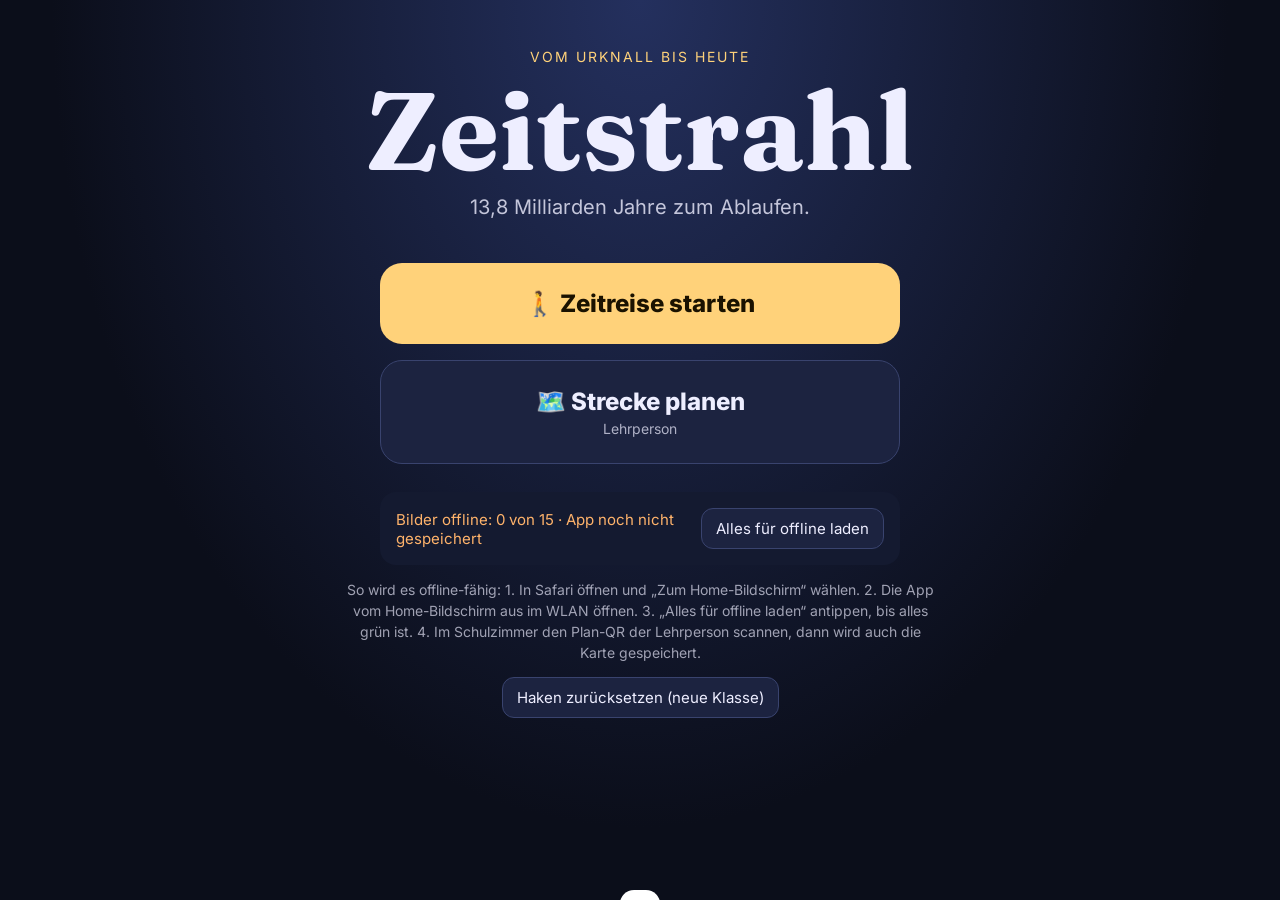
<file: index.html>
<!DOCTYPE html>
<html lang="de-CH">
<head>
<meta charset="utf-8">
<meta name="viewport" content="width=device-width, initial-scale=1, viewport-fit=cover">
<title>Zeitstrahl</title>
<meta name="apple-mobile-web-app-capable" content="yes">
<meta name="mobile-web-app-capable" content="yes">
<meta name="apple-mobile-web-app-status-bar-style" content="black-translucent">
<meta name="apple-mobile-web-app-title" content="Zeitstrahl">
<meta name="theme-color" content="#0b0e1a">
<link rel="manifest" href="manifest.webmanifest">
<link rel="apple-touch-icon" href="icon-180.png">
<link rel="stylesheet" href="vendor/leaflet/leaflet.css">
<link rel="stylesheet" href="style.css">
</head>
<body>

<!-- START -->
<section id="home" class="screen on">
  <div class="hero">
    <div class="kicker">Vom Urknall bis heute</div>
    <h1>Zeitstrahl</h1>
    <p>13,8 Milliarden Jahre zum Ablaufen.</p>
  </div>
  <div class="cards">
    <button class="big" data-go="walk">🚶 Zeitreise starten</button>
    <button class="big alt" data-go="plan">🗺️ Strecke planen <small>Lehrperson</small></button>
  </div>
  <div id="safariWarn" class="safariwarn">Du bist im Safari-Browser. Für den Offline-Betrieb: Teilen-Symbol → <b>Zum Home-Bildschirm</b>, dann die App <b>vom Home-Bildschirm aus</b> im WLAN öffnen und dort „Alles für offline laden“ antippen. Safari und die Home-Bildschirm-App speichern getrennt.</div>
  <div class="offline">
    <div id="offStatus">Offline-Status wird geprüft …</div>
    <button id="btnCacheAll" class="small">Alles für offline laden</button>
  </div>
  <p class="hint">So wird es offline-fähig: 1. In Safari öffnen und „Zum Home-Bildschirm“ wählen. 2. Die App vom Home-Bildschirm aus im WLAN öffnen. 3. „Alles für offline laden“ antippen, bis alles grün ist. 4. Im Schulzimmer den Plan-QR der Lehrperson scannen, dann wird auch die Karte gespeichert.</p>
  <button id="btnResetSeen" class="small" style="display:block;margin:10px auto">Haken zurücksetzen (neue Klasse)</button>
</section>

<!-- PLANEN -->
<section id="plan" class="screen">
  <header class="top"><button class="back" data-go="home">‹</button><h2>Strecke planen</h2></header>
  <div class="planbar">
    <label>Länge <input id="len" type="number" min="5" max="5000" step="5" value="50"> m</label>
    <span id="planHint">Tippe auf die Karte: zuerst den <b>Start</b>, dann die <b>Richtung</b>.</span>
    <button id="btnReset" class="small">Neu setzen</button>
  </div>
  <div id="planMap" class="map"></div>
  <div class="planactions">
    <button id="btnTiles" class="small">Karte offline speichern</button>
    <button id="btnPrint" class="small">QR-Karten drucken</button>
    <button id="btnPlanQR" class="small">Plan auf Schüler-iPads übertragen</button>
  </div>
  <div id="coneList" class="conelist"></div>
</section>

<!-- LAUFEN -->
<section id="walk" class="screen">
  <header class="top"><button class="back" data-go="home">‹</button><h2>Zeitreise</h2></header>
  <button id="btnScan" class="scanbtn">📷 Hütchen scannen</button>
  <div id="walkMap" class="map small"></div>
  <div class="planactions" id="walkTilesRow"><button id="btnWalkTiles" class="small">Karte offline laden</button></div>
  <p id="walkNoPlan" class="hint">Noch kein Plan auf diesem iPad. Bitte zuerst im Schulzimmer (WLAN) den Plan-QR der Lehrperson scannen. Danach erscheinen Karte und Hütchen-Liste.</p>
  <h3 class="sub">Ohne Kamera: Hütchen antippen</h3>
  <div id="walkList" class="conelist tappable"></div>
</section>

<!-- DRUCK -->
<section id="print" class="screen">
  <header class="top noprint"><button class="back" data-go="plan">‹</button><h2>QR-Karten</h2><button class="small" onclick="window.print()">Drucken</button></header>
  <p class="hint noprint">Je eine Karte pro Hütchen. Auf A4 drucken, in vier Karten schneiden.</p>
  <div id="printCards" class="printcards"></div>
</section>

<!-- STATION -->
<div id="station" class="overlay">
  <div class="st" id="stInner"></div>
</div>

<!-- SCANNER -->
<div id="scanner" class="overlay dark">
  <video id="video" playsinline muted autoplay></video>
  <div class="scanframe"></div>
  <div class="scantext">QR-Code am Hütchen ins Feld halten</div>
  <button class="closebtn" id="btnScanClose">✕</button>
</div>

<!-- PLAN-QR -->
<div id="planqr" class="overlay light">
  <div class="planqrbox">
    <h2>Plan übertragen</h2>
    <p>Schülerinnen und Schüler öffnen die App, tippen auf „Zeitreise starten“ und scannen diesen Code.</p>
    <div id="planQRsvg"></div>
    <button class="small" id="btnPlanQRClose">Schliessen</button>
  </div>
</div>

<div id="toast"></div>

<script src="vendor/leaflet/leaflet.js"></script>
<script src="vendor/jsQR.js"></script>
<script src="vendor/qrcode.js"></script>
<script src="stations.js"></script>
<script src="app.js"></script>
</body>
</html>
</file>
<file: vendor/leaflet/leaflet.css>
/* required styles */

.leaflet-pane,
.leaflet-tile,
.leaflet-marker-icon,
.leaflet-marker-shadow,
.leaflet-tile-container,
.leaflet-pane > svg,
.leaflet-pane > canvas,
.leaflet-zoom-box,
.leaflet-image-layer,
.leaflet-layer {
	position: absolute;
	left: 0;
	top: 0;
	}
.leaflet-container {
	overflow: hidden;
	}
.leaflet-tile,
.leaflet-marker-icon,
.leaflet-marker-shadow {
	-webkit-user-select: none;
	   -moz-user-select: none;
	        user-select: none;
	  -webkit-user-drag: none;
	}
/* Prevents IE11 from highlighting tiles in blue */
.leaflet-tile::selection {
	background: transparent;
}
/* Safari renders non-retina tile on retina better with this, but Chrome is worse */
.leaflet-safari .leaflet-tile {
	image-rendering: -webkit-optimize-contrast;
	}
/* hack that prevents hw layers "stretching" when loading new tiles */
.leaflet-safari .leaflet-tile-container {
	width: 1600px;
	height: 1600px;
	-webkit-transform-origin: 0 0;
	}
.leaflet-marker-icon,
.leaflet-marker-shadow {
	display: block;
	}
/* .leaflet-container svg: reset svg max-width decleration shipped in Joomla! (joomla.org) 3.x */
/* .leaflet-container img: map is broken in FF if you have max-width: 100% on tiles */
.leaflet-container .leaflet-overlay-pane svg {
	max-width: none !important;
	max-height: none !important;
	}
.leaflet-container .leaflet-marker-pane img,
.leaflet-container .leaflet-shadow-pane img,
.leaflet-container .leaflet-tile-pane img,
.leaflet-container img.leaflet-image-layer,
.leaflet-container .leaflet-tile {
	max-width: none !important;
	max-height: none !important;
	width: auto;
	padding: 0;
	}

.leaflet-container img.leaflet-tile {
	/* See: https://bugs.chromium.org/p/chromium/issues/detail?id=600120 */
	mix-blend-mode: plus-lighter;
}

.leaflet-container.leaflet-touch-zoom {
	-ms-touch-action: pan-x pan-y;
	touch-action: pan-x pan-y;
	}
.leaflet-container.leaflet-touch-drag {
	-ms-touch-action: pinch-zoom;
	/* Fallback for FF which doesn't support pinch-zoom */
	touch-action: none;
	touch-action: pinch-zoom;
}
.leaflet-container.leaflet-touch-drag.leaflet-touch-zoom {
	-ms-touch-action: none;
	touch-action: none;
}
.leaflet-container {
	-webkit-tap-highlight-color: transparent;
}
.leaflet-container a {
	-webkit-tap-highlight-color: rgba(51, 181, 229, 0.4);
}
.leaflet-tile {
	filter: inherit;
	visibility: hidden;
	}
.leaflet-tile-loaded {
	visibility: inherit;
	}
.leaflet-zoom-box {
	width: 0;
	height: 0;
	-moz-box-sizing: border-box;
	     box-sizing: border-box;
	z-index: 800;
	}
/* workaround for https://bugzilla.mozilla.org/show_bug.cgi?id=888319 */
.leaflet-overlay-pane svg {
	-moz-user-select: none;
	}

.leaflet-pane         { z-index: 400; }

.leaflet-tile-pane    { z-index: 200; }
.leaflet-overlay-pane { z-index: 400; }
.leaflet-shadow-pane  { z-index: 500; }
.leaflet-marker-pane  { z-index: 600; }
.leaflet-tooltip-pane   { z-index: 650; }
.leaflet-popup-pane   { z-index: 700; }

.leaflet-map-pane canvas { z-index: 100; }
.leaflet-map-pane svg    { z-index: 200; }

.leaflet-vml-shape {
	width: 1px;
	height: 1px;
	}
.lvml {
	behavior: url(#default#VML);
	display: inline-block;
	position: absolute;
	}


/* control positioning */

.leaflet-control {
	position: relative;
	z-index: 800;
	pointer-events: visiblePainted; /* IE 9-10 doesn't have auto */
	pointer-events: auto;
	}
.leaflet-top,
.leaflet-bottom {
	position: absolute;
	z-index: 1000;
	pointer-events: none;
	}
.leaflet-top {
	top: 0;
	}
.leaflet-right {
	right: 0;
	}
.leaflet-bottom {
	bottom: 0;
	}
.leaflet-left {
	left: 0;
	}
.leaflet-control {
	float: left;
	clear: both;
	}
.leaflet-right .leaflet-control {
	float: right;
	}
.leaflet-top .leaflet-control {
	margin-top: 10px;
	}
.leaflet-bottom .leaflet-control {
	margin-bottom: 10px;
	}
.leaflet-left .leaflet-control {
	margin-left: 10px;
	}
.leaflet-right .leaflet-control {
	margin-right: 10px;
	}


/* zoom and fade animations */

.leaflet-fade-anim .leaflet-popup {
	opacity: 0;
	-webkit-transition: opacity 0.2s linear;
	   -moz-transition: opacity 0.2s linear;
	        transition: opacity 0.2s linear;
	}
.leaflet-fade-anim .leaflet-map-pane .leaflet-popup {
	opacity: 1;
	}
.leaflet-zoom-animated {
	-webkit-transform-origin: 0 0;
	    -ms-transform-origin: 0 0;
	        transform-origin: 0 0;
	}
svg.leaflet-zoom-animated {
	will-change: transform;
}

.leaflet-zoom-anim .leaflet-zoom-animated {
	-webkit-transition: -webkit-transform 0.25s cubic-bezier(0,0,0.25,1);
	   -moz-transition:    -moz-transform 0.25s cubic-bezier(0,0,0.25,1);
	        transition:         transform 0.25s cubic-bezier(0,0,0.25,1);
	}
.leaflet-zoom-anim .leaflet-tile,
.leaflet-pan-anim .leaflet-tile {
	-webkit-transition: none;
	   -moz-transition: none;
	        transition: none;
	}

.leaflet-zoom-anim .leaflet-zoom-hide {
	visibility: hidden;
	}


/* cursors */

.leaflet-interactive {
	cursor: pointer;
	}
.leaflet-grab {
	cursor: -webkit-grab;
	cursor:    -moz-grab;
	cursor:         grab;
	}
.leaflet-crosshair,
.leaflet-crosshair .leaflet-interactive {
	cursor: crosshair;
	}
.leaflet-popup-pane,
.leaflet-control {
	cursor: auto;
	}
.leaflet-dragging .leaflet-grab,
.leaflet-dragging .leaflet-grab .leaflet-interactive,
.leaflet-dragging .leaflet-marker-draggable {
	cursor: move;
	cursor: -webkit-grabbing;
	cursor:    -moz-grabbing;
	cursor:         grabbing;
	}

/* marker & overlays interactivity */
.leaflet-marker-icon,
.leaflet-marker-shadow,
.leaflet-image-layer,
.leaflet-pane > svg path,
.leaflet-tile-container {
	pointer-events: none;
	}

.leaflet-marker-icon.leaflet-interactive,
.leaflet-image-layer.leaflet-interactive,
.leaflet-pane > svg path.leaflet-interactive,
svg.leaflet-image-layer.leaflet-interactive path {
	pointer-events: visiblePainted; /* IE 9-10 doesn't have auto */
	pointer-events: auto;
	}

/* visual tweaks */

.leaflet-container {
	background: #ddd;
	outline-offset: 1px;
	}
.leaflet-container a {
	color: #0078A8;
	}
.leaflet-zoom-box {
	border: 2px dotted #38f;
	background: rgba(255,255,255,0.5);
	}


/* general typography */
.leaflet-container {
	font-family: "Helvetica Neue", Arial, Helvetica, sans-serif;
	font-size: 12px;
	font-size: 0.75rem;
	line-height: 1.5;
	}


/* general toolbar styles */

.leaflet-bar {
	box-shadow: 0 1px 5px rgba(0,0,0,0.65);
	border-radius: 4px;
	}
.leaflet-bar a {
	background-color: #fff;
	border-bottom: 1px solid #ccc;
	width: 26px;
	height: 26px;
	line-height: 26px;
	display: block;
	text-align: center;
	text-decoration: none;
	color: black;
	}
.leaflet-bar a,
.leaflet-control-layers-toggle {
	background-position: 50% 50%;
	background-repeat: no-repeat;
	display: block;
	}
.leaflet-bar a:hover,
.leaflet-bar a:focus {
	background-color: #f4f4f4;
	}
.leaflet-bar a:first-child {
	border-top-left-radius: 4px;
	border-top-right-radius: 4px;
	}
.leaflet-bar a:last-child {
	border-bottom-left-radius: 4px;
	border-bottom-right-radius: 4px;
	border-bottom: none;
	}
.leaflet-bar a.leaflet-disabled {
	cursor: default;
	background-color: #f4f4f4;
	color: #bbb;
	}

.leaflet-touch .leaflet-bar a {
	width: 30px;
	height: 30px;
	line-height: 30px;
	}
.leaflet-touch .leaflet-bar a:first-child {
	border-top-left-radius: 2px;
	border-top-right-radius: 2px;
	}
.leaflet-touch .leaflet-bar a:last-child {
	border-bottom-left-radius: 2px;
	border-bottom-right-radius: 2px;
	}

/* zoom control */

.leaflet-control-zoom-in,
.leaflet-control-zoom-out {
	font: bold 18px 'Lucida Console', Monaco, monospace;
	text-indent: 1px;
	}

.leaflet-touch .leaflet-control-zoom-in, .leaflet-touch .leaflet-control-zoom-out  {
	font-size: 22px;
	}


/* layers control */

.leaflet-control-layers {
	box-shadow: 0 1px 5px rgba(0,0,0,0.4);
	background: #fff;
	border-radius: 5px;
	}
.leaflet-control-layers-toggle {
	background-image: url(images/layers.png);
	width: 36px;
	height: 36px;
	}
.leaflet-retina .leaflet-control-layers-toggle {
	background-image: url(images/layers-2x.png);
	background-size: 26px 26px;
	}
.leaflet-touch .leaflet-control-layers-toggle {
	width: 44px;
	height: 44px;
	}
.leaflet-control-layers .leaflet-control-layers-list,
.leaflet-control-layers-expanded .leaflet-control-layers-toggle {
	display: none;
	}
.leaflet-control-layers-expanded .leaflet-control-layers-list {
	display: block;
	position: relative;
	}
.leaflet-control-layers-expanded {
	padding: 6px 10px 6px 6px;
	color: #333;
	background: #fff;
	}
.leaflet-control-layers-scrollbar {
	overflow-y: scroll;
	overflow-x: hidden;
	padding-right: 5px;
	}
.leaflet-control-layers-selector {
	margin-top: 2px;
	position: relative;
	top: 1px;
	}
.leaflet-control-layers label {
	display: block;
	font-size: 13px;
	font-size: 1.08333em;
	}
.leaflet-control-layers-separator {
	height: 0;
	border-top: 1px solid #ddd;
	margin: 5px -10px 5px -6px;
	}

/* Default icon URLs */
.leaflet-default-icon-path { /* used only in path-guessing heuristic, see L.Icon.Default */
	background-image: url(images/marker-icon.png);
	}


/* attribution and scale controls */

.leaflet-container .leaflet-control-attribution {
	background: #fff;
	background: rgba(255, 255, 255, 0.8);
	margin: 0;
	}
.leaflet-control-attribution,
.leaflet-control-scale-line {
	padding: 0 5px;
	color: #333;
	line-height: 1.4;
	}
.leaflet-control-attribution a {
	text-decoration: none;
	}
.leaflet-control-attribution a:hover,
.leaflet-control-attribution a:focus {
	text-decoration: underline;
	}
.leaflet-attribution-flag {
	display: inline !important;
	vertical-align: baseline !important;
	width: 1em;
	height: 0.6669em;
	}
.leaflet-left .leaflet-control-scale {
	margin-left: 5px;
	}
.leaflet-bottom .leaflet-control-scale {
	margin-bottom: 5px;
	}
.leaflet-control-scale-line {
	border: 2px solid #777;
	border-top: none;
	line-height: 1.1;
	padding: 2px 5px 1px;
	white-space: nowrap;
	-moz-box-sizing: border-box;
	     box-sizing: border-box;
	background: rgba(255, 255, 255, 0.8);
	text-shadow: 1px 1px #fff;
	}
.leaflet-control-scale-line:not(:first-child) {
	border-top: 2px solid #777;
	border-bottom: none;
	margin-top: -2px;
	}
.leaflet-control-scale-line:not(:first-child):not(:last-child) {
	border-bottom: 2px solid #777;
	}

.leaflet-touch .leaflet-control-attribution,
.leaflet-touch .leaflet-control-layers,
.leaflet-touch .leaflet-bar {
	box-shadow: none;
	}
.leaflet-touch .leaflet-control-layers,
.leaflet-touch .leaflet-bar {
	border: 2px solid rgba(0,0,0,0.2);
	background-clip: padding-box;
	}


/* popup */

.leaflet-popup {
	position: absolute;
	text-align: center;
	margin-bottom: 20px;
	}
.leaflet-popup-content-wrapper {
	padding: 1px;
	text-align: left;
	border-radius: 12px;
	}
.leaflet-popup-content {
	margin: 13px 24px 13px 20px;
	line-height: 1.3;
	font-size: 13px;
	font-size: 1.08333em;
	min-height: 1px;
	}
.leaflet-popup-content p {
	margin: 17px 0;
	margin: 1.3em 0;
	}
.leaflet-popup-tip-container {
	width: 40px;
	height: 20px;
	position: absolute;
	left: 50%;
	margin-top: -1px;
	margin-left: -20px;
	overflow: hidden;
	pointer-events: none;
	}
.leaflet-popup-tip {
	width: 17px;
	height: 17px;
	padding: 1px;

	margin: -10px auto 0;
	pointer-events: auto;

	-webkit-transform: rotate(45deg);
	   -moz-transform: rotate(45deg);
	    -ms-transform: rotate(45deg);
	        transform: rotate(45deg);
	}
.leaflet-popup-content-wrapper,
.leaflet-popup-tip {
	background: white;
	color: #333;
	box-shadow: 0 3px 14px rgba(0,0,0,0.4);
	}
.leaflet-container a.leaflet-popup-close-button {
	position: absolute;
	top: 0;
	right: 0;
	border: none;
	text-align: center;
	width: 24px;
	height: 24px;
	font: 16px/24px Tahoma, Verdana, sans-serif;
	color: #757575;
	text-decoration: none;
	background: transparent;
	}
.leaflet-container a.leaflet-popup-close-button:hover,
.leaflet-container a.leaflet-popup-close-button:focus {
	color: #585858;
	}
.leaflet-popup-scrolled {
	overflow: auto;
	}

.leaflet-oldie .leaflet-popup-content-wrapper {
	-ms-zoom: 1;
	}
.leaflet-oldie .leaflet-popup-tip {
	width: 24px;
	margin: 0 auto;

	-ms-filter: "progid:DXImageTransform.Microsoft.Matrix(M11=0.70710678, M12=0.70710678, M21=-0.70710678, M22=0.70710678)";
	filter: progid:DXImageTransform.Microsoft.Matrix(M11=0.70710678, M12=0.70710678, M21=-0.70710678, M22=0.70710678);
	}

.leaflet-oldie .leaflet-control-zoom,
.leaflet-oldie .leaflet-control-layers,
.leaflet-oldie .leaflet-popup-content-wrapper,
.leaflet-oldie .leaflet-popup-tip {
	border: 1px solid #999;
	}


/* div icon */

.leaflet-div-icon {
	background: #fff;
	border: 1px solid #666;
	}


/* Tooltip */
/* Base styles for the element that has a tooltip */
.leaflet-tooltip {
	position: absolute;
	padding: 6px;
	background-color: #fff;
	border: 1px solid #fff;
	border-radius: 3px;
	color: #222;
	white-space: nowrap;
	-webkit-user-select: none;
	-moz-user-select: none;
	-ms-user-select: none;
	user-select: none;
	pointer-events: none;
	box-shadow: 0 1px 3px rgba(0,0,0,0.4);
	}
.leaflet-tooltip.leaflet-interactive {
	cursor: pointer;
	pointer-events: auto;
	}
.leaflet-tooltip-top:before,
.leaflet-tooltip-bottom:before,
.leaflet-tooltip-left:before,
.leaflet-tooltip-right:before {
	position: absolute;
	pointer-events: none;
	border: 6px solid transparent;
	background: transparent;
	content: "";
	}

/* Directions */

.leaflet-tooltip-bottom {
	margin-top: 6px;
}
.leaflet-tooltip-top {
	margin-top: -6px;
}
.leaflet-tooltip-bottom:before,
.leaflet-tooltip-top:before {
	left: 50%;
	margin-left: -6px;
	}
.leaflet-tooltip-top:before {
	bottom: 0;
	margin-bottom: -12px;
	border-top-color: #fff;
	}
.leaflet-tooltip-bottom:before {
	top: 0;
	margin-top: -12px;
	margin-left: -6px;
	border-bottom-color: #fff;
	}
.leaflet-tooltip-left {
	margin-left: -6px;
}
.leaflet-tooltip-right {
	margin-left: 6px;
}
.leaflet-tooltip-left:before,
.leaflet-tooltip-right:before {
	top: 50%;
	margin-top: -6px;
	}
.leaflet-tooltip-left:before {
	right: 0;
	margin-right: -12px;
	border-left-color: #fff;
	}
.leaflet-tooltip-right:before {
	left: 0;
	margin-left: -12px;
	border-right-color: #fff;
	}

/* Printing */

@media print {
	/* Prevent printers from removing background-images of controls. */
	.leaflet-control {
		-webkit-print-color-adjust: exact;
		print-color-adjust: exact;
		}
	}
</file>
<file: style.css>
@font-face{font-family:Fraunces;font-weight:700;src:url(vendor/fonts/fraunces-latin-700-normal.woff2) format("woff2");font-display:swap}
@font-face{font-family:Inter;font-weight:400;src:url(vendor/fonts/inter-latin-400-normal.woff2) format("woff2");font-display:swap}
@font-face{font-family:Inter;font-weight:600;src:url(vendor/fonts/inter-latin-600-normal.woff2) format("woff2");font-display:swap}
@font-face{font-family:Inter;font-weight:800;src:url(vendor/fonts/inter-latin-800-normal.woff2) format("woff2");font-display:swap}
*{box-sizing:border-box;margin:0;padding:0}
html,body{height:100%}
body{font-family:Inter,system-ui,-apple-system,sans-serif;background:#0b0e1a;color:#eef;-webkit-tap-highlight-color:transparent}
button{font:inherit;cursor:pointer}
.screen{display:none;min-height:100vh;padding:env(safe-area-inset-top) 0 calc(env(safe-area-inset-bottom) + 24px)}
.screen.on{display:block}

/* Start */
#home{background:radial-gradient(ellipse at 50% 0%,#24305e 0%,#0b0e1a 65%);padding:calc(env(safe-area-inset-top) + 48px) 24px 40px;text-align:center}
.hero .kicker{text-transform:uppercase;letter-spacing:.14em;font-size:14px;color:#ffd27a}
.hero h1{font-family:Fraunces,Georgia,serif;font-size:clamp(56px,12vw,110px);line-height:1;margin:10px 0}
.hero p{font-size:20px;opacity:.8}
.cards{display:grid;gap:16px;max-width:520px;margin:44px auto 28px}
.big{padding:26px;border-radius:22px;border:0;background:#ffd27a;color:#1a1200;font-size:24px;font-weight:800}
.big.alt{background:#1c2340;color:#eef;border:1px solid #39436e}
.big small{display:block;font-size:14px;font-weight:400;opacity:.7;margin-top:4px}
.offline{max-width:520px;margin:0 auto;padding:16px;border-radius:16px;background:#141a30;display:flex;gap:12px;align-items:center;justify-content:space-between;text-align:left;font-size:15px}
.ok{color:#7be0a0}.warn{color:#ffb36b}
.safariwarn{max-width:520px;margin:0 auto 16px;padding:14px 16px;border-radius:14px;background:#5a2a12;color:#ffe2c8;font-size:15px;line-height:1.45;text-align:left;display:none}
.hint{max-width:620px;margin:14px auto;padding:0 16px;font-size:14px;opacity:.65;line-height:1.5}
.small{padding:10px 14px;border-radius:12px;border:1px solid #39436e;background:#1c2340;color:#eef;font-size:15px;white-space:nowrap}

/* Kopfzeile */
.top{display:flex;align-items:center;gap:12px;padding:12px 16px;background:#0b0e1a;position:sticky;top:0;z-index:500}
.top h2{flex:1;font-size:22px}
.back{width:44px;height:44px;border-radius:50%;border:0;background:#1c2340;color:#fff;font-size:26px;line-height:1}

/* Planen */
#plan{background:#0f1324}
.planbar,.planactions{display:flex;flex-wrap:wrap;gap:10px;align-items:center;padding:10px 16px;font-size:15px}
.planbar input{width:90px;padding:8px;border-radius:10px;border:0;font:inherit;margin:0 4px}
#planHint{flex:1;min-width:220px;opacity:.8}
.map{height:52vh;margin:0 16px;border-radius:16px;overflow:hidden;background:#1c2340}
.map.small{height:38vh}
.conelist{padding:10px 16px;display:grid;gap:8px}
.cone{display:flex;gap:14px;align-items:center;padding:12px 14px;border-radius:14px;background:#151b33;text-align:left;color:#eef;border:0;width:100%}
.cone .n{flex:none;width:42px;height:42px;border-radius:50%;background:#ffd27a;color:#1a1200;font-weight:800;display:grid;place-items:center;font-size:18px}
.cone.gap .n{background:#39436e;color:#fff}
.cone .m{font-weight:800;font-size:18px;min-width:76px}
.cone .t{font-size:15px;opacity:.85;line-height:1.35}
.cone .seen{margin-left:auto;color:#7be0a0;font-size:20px}

/* Laufen */
#walk{background:#0f1324}
.scanbtn{display:block;width:calc(100% - 32px);margin:12px 16px 16px;padding:26px;border-radius:22px;border:0;background:#ffd27a;color:#1a1200;font-size:26px;font-weight:800}
.sub{padding:18px 16px 0;font-size:16px;opacity:.7}

/* Overlays */
.overlay{display:none;position:fixed;inset:0;z-index:2000}
.overlay.on{display:block}
.overlay.dark{background:#000}
.overlay.light{background:#0b0e1acc;backdrop-filter:blur(8px);-webkit-backdrop-filter:blur(8px)}
#video{position:absolute;inset:0;width:100%;height:100%;object-fit:cover}
.scanframe{position:absolute;left:50%;top:45%;width:min(70vw,380px);aspect-ratio:1;transform:translate(-50%,-50%);border:4px solid #ffd27a;border-radius:24px;box-shadow:0 0 0 100vmax #0007}
.scantext{position:absolute;left:0;right:0;bottom:calc(env(safe-area-inset-bottom) + 60px);text-align:center;font-size:20px;font-weight:600}
.closebtn{position:absolute;top:calc(env(safe-area-inset-top) + 14px);right:14px;width:52px;height:52px;border-radius:50%;border:0;background:#000a;color:#fff;font-size:24px;z-index:5}
.planqrbox{max-width:480px;margin:10vh auto;background:#fff;color:#111;border-radius:24px;padding:28px;text-align:center}
.planqrbox p{margin:10px 0 18px;line-height:1.45}
.planqrbox svg{width:min(70vw,320px);height:auto}
.planqrbox .small{background:#111;color:#fff;margin-top:14px}

/* Station: Poster (D) mit Zeitband (C) */
.st{position:absolute;inset:0;background:#000;color:#fff;overflow:hidden}
.st .photo{position:absolute;inset:0;width:100%;height:100%;object-fit:cover}
.st .gapbg{position:absolute;inset:0;background:radial-gradient(ellipse at 50% 40%,#1a1f35 0%,#05060b 70%)}
.st .gapbg::after{content:"";position:absolute;inset:0;background-image:radial-gradient(1px 1px at 20% 30%,#fff8 50%,transparent 51%),radial-gradient(1px 1px at 70% 60%,#fff6 50%,transparent 51%),radial-gradient(1.5px 1.5px at 40% 80%,#fff5 50%,transparent 51%),radial-gradient(1px 1px at 85% 20%,#fff7 50%,transparent 51%),radial-gradient(1px 1px at 55% 15%,#fff6 50%,transparent 51%)}
.st .shade{position:absolute;inset:0;background:linear-gradient(180deg,#0006 0%,#0000 22%,#0000 35%,#000d 72%)}
.st .num{position:absolute;top:calc(env(safe-area-inset-top) + 22px);left:26px;right:90px;font-family:Fraunces,Georgia,serif;font-weight:700;font-size:clamp(68px,14vw,140px);line-height:.9;text-shadow:0 4px 30px #000a}
.st .num small{display:block;font-size:.24em;font-family:Inter,sans-serif;font-weight:600;letter-spacing:.03em;margin-top:8px}
.st .panel{position:absolute;left:16px;right:16px;bottom:calc(env(safe-area-inset-bottom) + 16px);padding:22px 24px 18px;border-radius:24px;background:#0007;backdrop-filter:blur(16px);-webkit-backdrop-filter:blur(16px);border:1px solid #fff3}
.st h1{font-size:clamp(26px,4.6vw,40px);margin-bottom:8px}
.st p{font-size:clamp(18px,2.6vw,22px);line-height:1.5}
.st .band{margin-top:20px}
.st .track{position:relative;height:14px;background:linear-gradient(90deg,#1b1b3a,#3a2a6b 30%,#b4532a 70%,#2a8f5a);border-radius:7px}
.st .marker{position:absolute;top:-9px;width:6px;height:32px;background:#fff;border-radius:3px;transform:translateX(-3px);box-shadow:0 0 12px #fff}
.st .ends{display:flex;justify-content:space-between;font-size:13px;margin-top:8px;opacity:.75}
.st .meta{display:flex;justify-content:space-between;gap:12px;align-items:baseline;margin-top:10px;font-size:15px}
.st .meta b{font-size:20px}
.st .credit{font-size:11px;opacity:.6;margin-top:8px}
.st .credit a{color:inherit}
.st .pager{position:absolute;top:calc(env(safe-area-inset-top) + 84px);right:14px;display:flex;flex-direction:column;gap:10px}
.st .pager button{width:52px;height:52px;border-radius:50%;border:0;background:#000a;color:#fff;font-size:24px}
.st .dots{font-size:14px;text-align:center;background:#000a;border-radius:20px;padding:4px 0}

#toast{position:fixed;left:50%;bottom:calc(env(safe-area-inset-bottom) + 24px);transform:translateX(-50%) translateY(150%);background:#fff;color:#111;padding:14px 20px;border-radius:14px;font-weight:600;z-index:3000;transition:transform .3s;max-width:90vw;text-align:center}
#toast.on{transform:translateX(-50%) translateY(0)}

/* Leaflet Marker */
.conemark{background:#ffd27a;color:#1a1200;border:2px solid #1a1200;border-radius:50%;font-weight:800;font-size:13px;display:grid;place-items:center}
.conemark.gap{background:#c6cbe6}

/* Druck */
#print{background:#fff;color:#111}
#print .top{background:#fff}
#print .top h2{color:#111}
#print .back{background:#eee;color:#111}
#print .small{background:#111;color:#fff;border:0}
#print .hint{color:#111}
.printcards{max-width:200mm;margin:0 auto}
.sheet{display:grid;grid-template-columns:1fr 1fr;break-after:page;page-break-after:always}
.pcard{height:138mm;border:1px dashed #999;padding:10mm;display:flex;flex-direction:column;align-items:center;text-align:center;break-inside:avoid;page-break-inside:avoid}
.pcard .pn{font-family:Fraunces,Georgia,serif;font-size:44px;font-weight:700;line-height:1}
.pcard .pm{font-size:20px;font-weight:800;margin:4px 0 8px}
.pcard svg{width:62mm;height:62mm}
.pcard .pt{font-size:13px;margin-top:8px;line-height:1.35}
@media print{
  @page{size:A4;margin:5mm}
  body{background:#fff}
  .noprint,#home,#plan,#walk,.overlay,#toast{display:none!important}
  #print{display:block!important;padding:0}
  .printcards{max-width:none}
}
</file>
